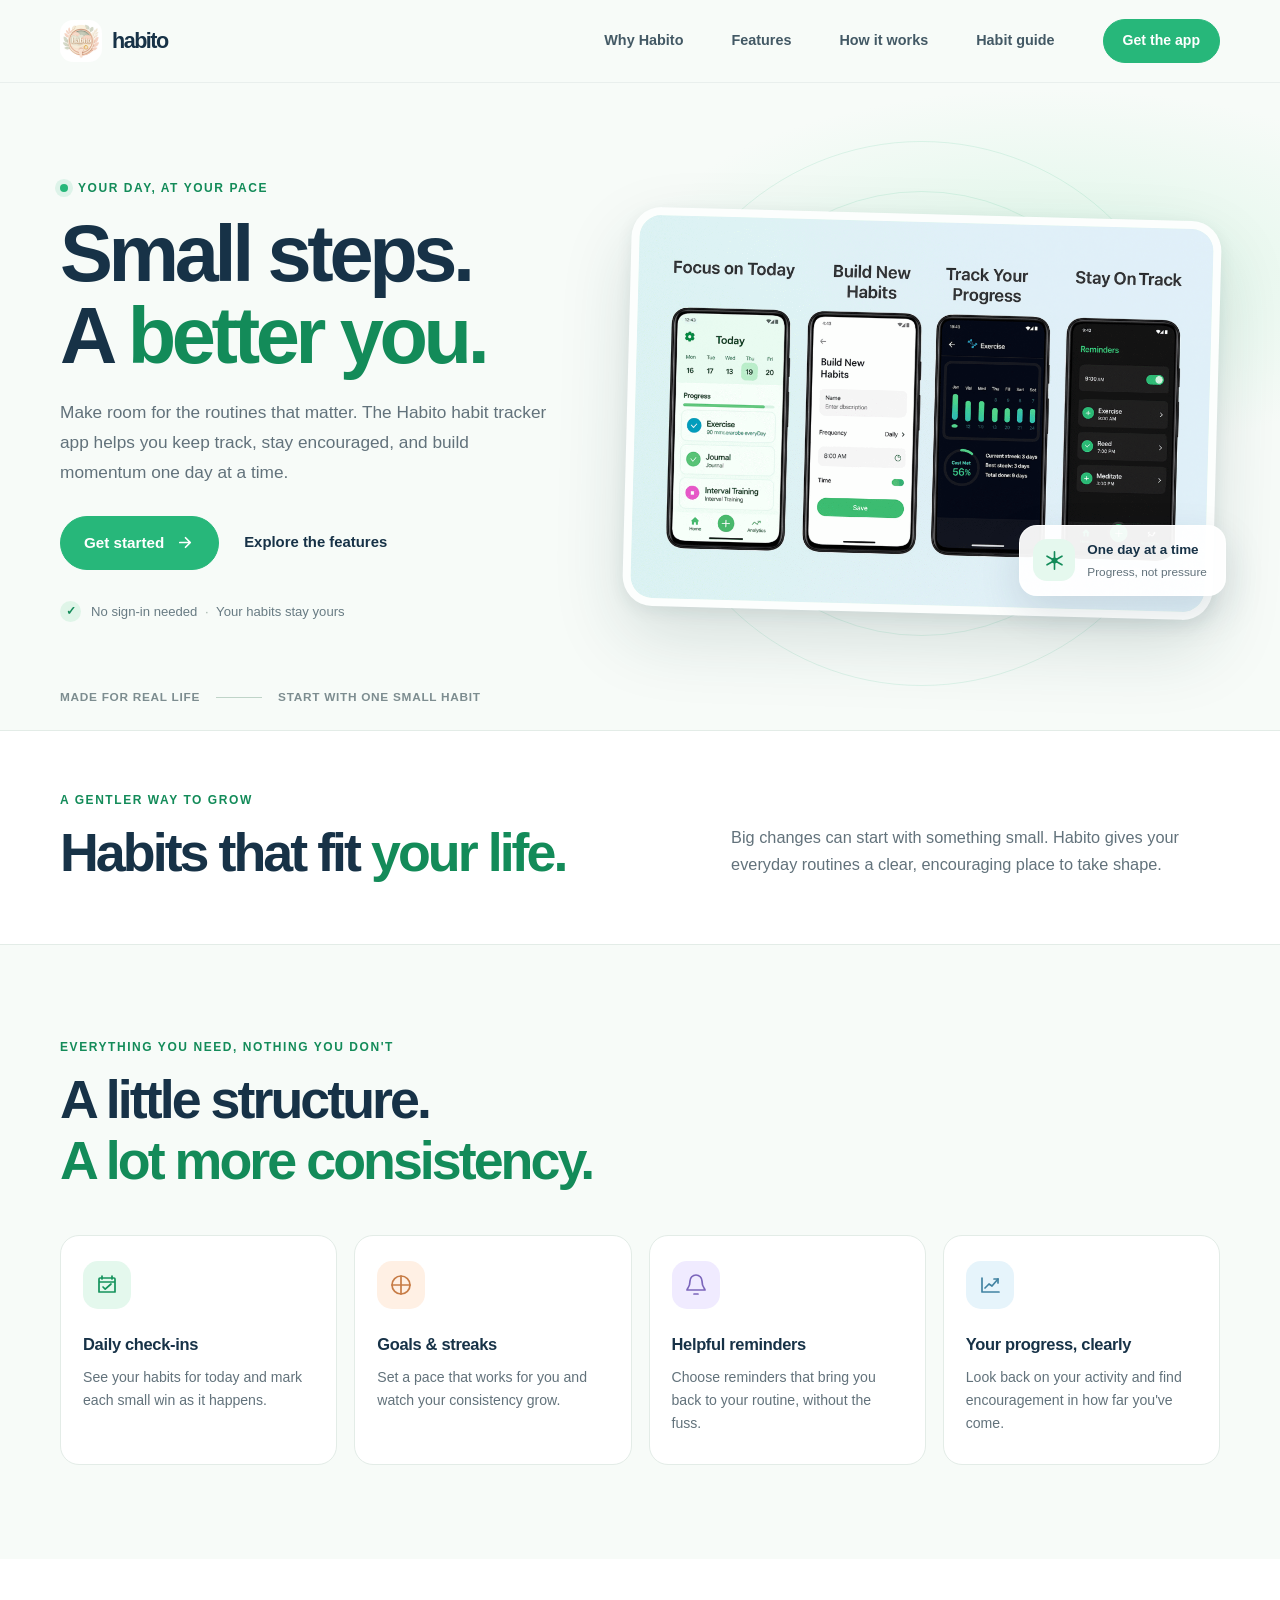
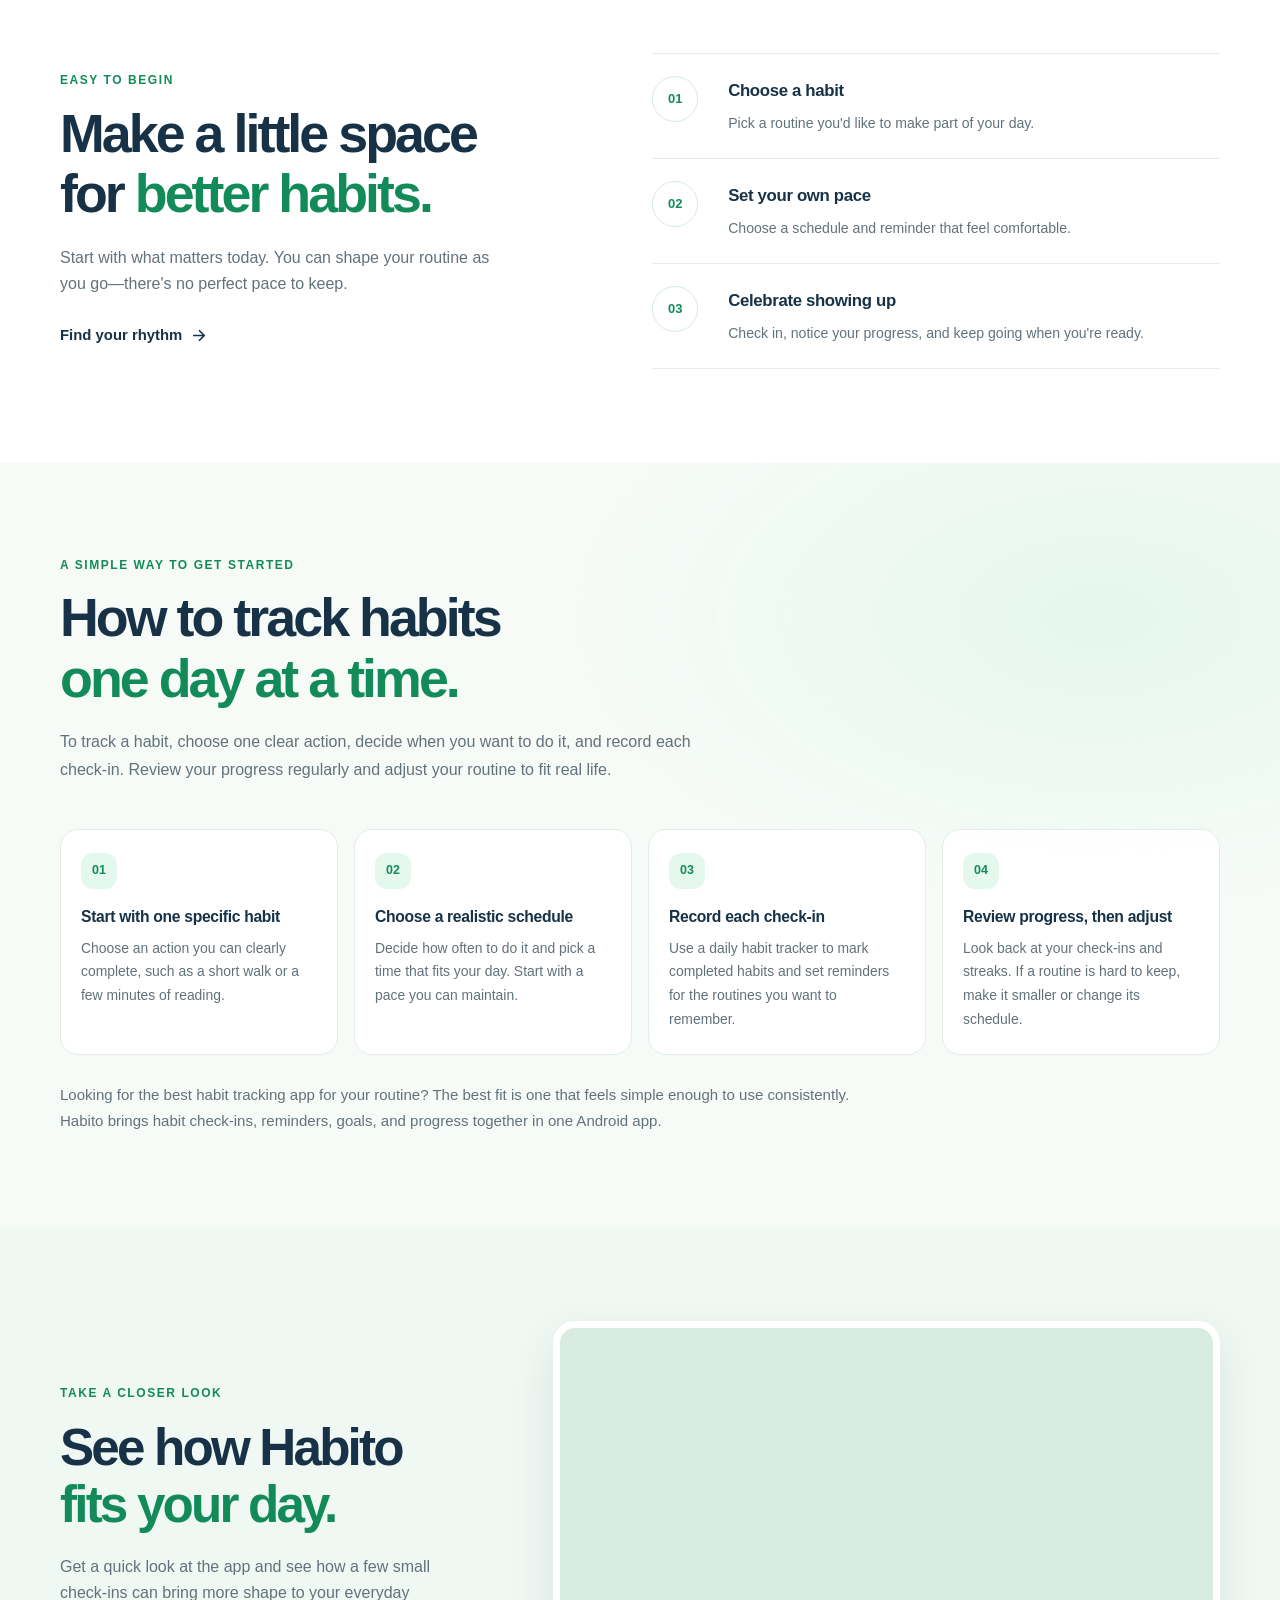
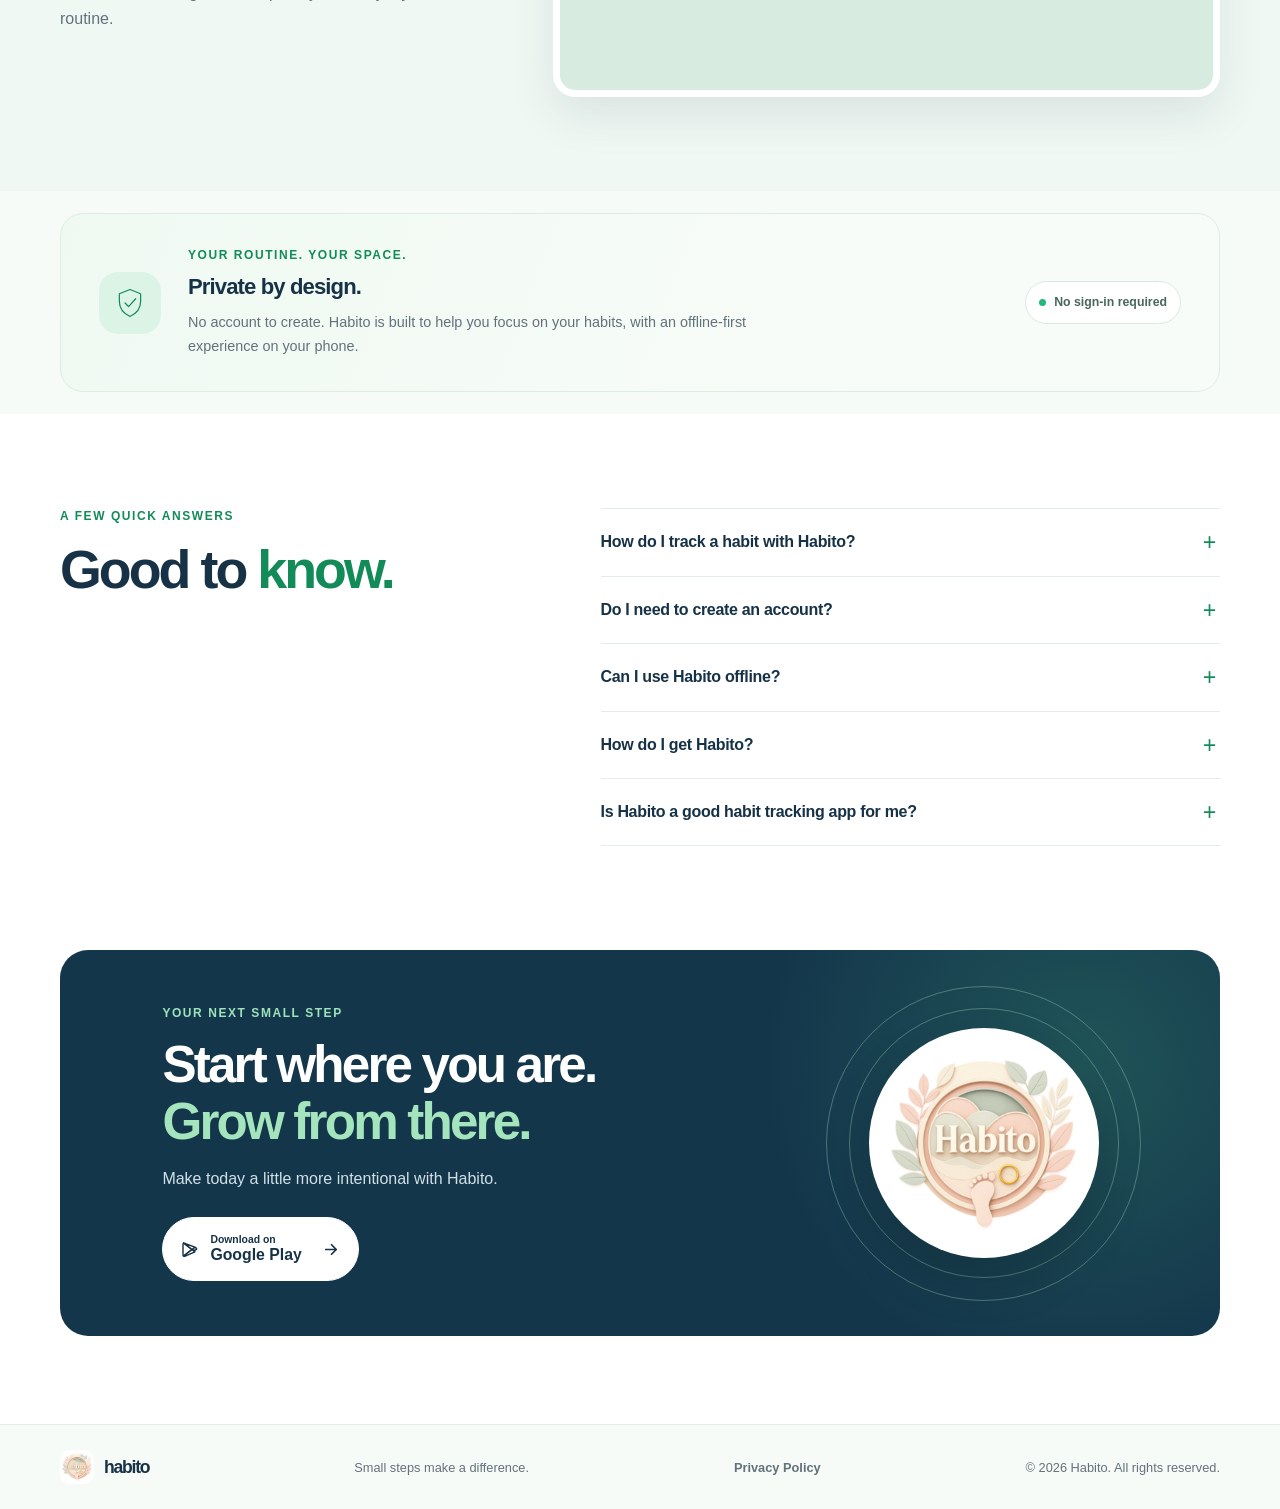
<file: index.html>
<!doctype html>
<html lang="en">
  <head>
    <meta charset="utf-8" />
    <meta name="viewport" content="width=device-width, initial-scale=1" />
    <meta name="theme-color" content="#f6fbf8" />
    <meta
      name="description"
      content="Meet Habito, a simple habit tracker app for daily check-ins, goals, streaks, and reminders. Learn how to track habits and build a routine."
    />
    <meta
      name="keywords"
      content="Habito, Habito habit tracker app, how to track a habit, how to track habits, best habit tracking app, daily habit tracker, habit planner"
    />
    <meta name="robots" content="index, follow, max-image-preview:large" />
    <meta property="og:site_name" content="Habito" />
    <meta property="og:locale" content="en_US" />
    <meta property="og:title" content="Habito Habit Tracker App | Daily Habit Tracking" />
    <meta
      property="og:description"
      content="Learn how to track habits and build a daily routine with Habito, a simple app for habit check-ins, goals, streaks, and reminders."
    />
    <meta property="og:type" content="website" />
    <meta property="og:url" content="https://habittracker.orwich.in/" />
    <meta property="og:image" content="https://habittracker.orwich.in/assets/habito-app-screens.png" />
    <meta property="og:image:type" content="image/png" />
    <meta property="og:image:width" content="1024" />
    <meta property="og:image:height" content="683" />
    <meta property="og:image:alt" content="Habito app screens for daily habits, goal tracking, progress, and reminders" />
    <meta name="twitter:card" content="summary_large_image" />
    <meta name="twitter:title" content="Habito Habit Tracker App | Daily Habit Tracking" />
    <meta
      name="twitter:description"
      content="Learn how to track habits with Habito, a simple habit tracker app for daily check-ins, goals, reminders, and progress."
    />
    <meta name="twitter:image" content="https://habittracker.orwich.in/assets/habito-app-screens.png" />
    <title>Habito Habit Tracker App | Daily Habit Tracking</title>
    <link rel="canonical" href="https://habittracker.orwich.in/" />
    <link rel="icon" href="assets/habito-icon.png" type="image/png" />
    <link rel="preload" href="assets/habito-app-screens.png" as="image" />
    <link rel="stylesheet" href="styles.css" />
    <script src="script.js" defer></script>
    <script type="application/ld+json">
      {
        "@context": "https://schema.org",
        "@graph": [
          {
            "@type": "SoftwareApplication",
            "@id": "#habito-app",
            "name": "Habito",
            "description": "Habito is a simple habit tracker app for daily check-ins, goals, streaks, reminders, and progress.",
            "url": "https://habittracker.orwich.in/",
            "image": "https://habittracker.orwich.in/assets/habito-app-screens.png",
            "applicationCategory": "LifestyleApplication",
            "operatingSystem": "Android",
            "downloadUrl": "https://play.google.com/store/apps/details?id=com.odinovo.habito",
            "featureList": [
              "Daily habit check-ins",
              "Habit goals and streaks",
              "Habit reminders",
              "Progress tracking",
              "Offline-first experience",
              "No sign-in required"
            ],
            "inLanguage": "en"
          },
          {
            "@type": "WebPage",
            "@id": "https://habittracker.orwich.in/#webpage",
            "url": "https://habittracker.orwich.in/",
            "name": "Habito Habit Tracker App | Daily Habit Tracking",
            "description": "Meet Habito, a simple habit tracker app for daily check-ins, goals, streaks, and reminders. Learn how to track habits and build a routine.",
            "inLanguage": "en",
            "mainEntity": {
              "@id": "#habito-app"
            }
          },
          {
            "@type": "FAQPage",
            "mainEntity": [
              {
                "@type": "Question",
                "name": "How do I track a habit with Habito?",
                "acceptedAnswer": {
                  "@type": "Answer",
                  "text": "Choose a habit, set a schedule that suits you, and use Habito's daily check-ins to record it. Reminders and progress tracking can help you stay consistent."
                }
              },
              {
                "@type": "Question",
                "name": "Is Habito a good habit tracking app for me?",
                "acceptedAnswer": {
                  "@type": "Answer",
                  "text": "Habito may suit you if you want an Android app for daily habit check-ins, goals, streaks, reminders, and progress without creating an account."
                }
              },
              {
                "@type": "Question",
                "name": "Do I need to create an account?",
                "acceptedAnswer": {
                  "@type": "Answer",
                  "text": "No. You can start using Habito without signing in."
                }
              },
              {
                "@type": "Question",
                "name": "Can I use Habito offline?",
                "acceptedAnswer": {
                  "@type": "Answer",
                  "text": "Habito is designed with an offline-first experience, so you can keep up with your routines on your phone."
                }
              },
              {
                "@type": "Question",
                "name": "How do I get Habito?",
                "acceptedAnswer": {
                  "@type": "Answer",
                  "text": "Use the Google Play link below to visit the Habito app listing."
                }
              }
            ]
          }
        ]
      }
    </script>
  </head>
  <body>
    <header class="site-header">
      <div class="container header-inner">
        <a class="brand" href="#top" aria-label="Habito home">
          <img
            src="assets/habito-icon.png"
            alt=""
            width="44"
            height="44"
          />
          <span>habito</span>
        </a>

        <button
          class="menu-toggle"
          type="button"
          aria-expanded="false"
          aria-controls="primary-navigation"
          aria-label="Open navigation menu"
        >
          <span></span>
          <span></span>
        </button>

        <nav class="site-nav" id="primary-navigation" aria-label="Main navigation">
          <a href="#benefits">Why Habito</a>
          <a href="#features">Features</a>
          <a href="#how-it-works">How it works</a>
          <a href="#habit-guide">Habit guide</a>
          <a class="button button-small" href="#download">Get the app</a>
        </nav>
      </div>
    </header>

    <main id="top">
      <section class="hero">
        <div class="container hero-grid">
          <div class="hero-copy">
            <p class="eyebrow"><span class="eyebrow-dot"></span> Your day, at your pace</p>
            <h1>Small steps.<br />A <span>better you.</span></h1>
            <p class="hero-description">
              Make room for the routines that matter. The Habito habit tracker
              app helps you keep track, stay encouraged, and build momentum one
              day at a time.
            </p>
            <div class="hero-actions">
              <a class="button" href="#download">
                Get started
                <svg viewBox="0 0 20 20" aria-hidden="true">
                  <path d="M4 10h11m-5-5 5 5-5 5" />
                </svg>
              </a>
              <a class="text-link" href="#features">Explore the features</a>
            </div>
            <div class="hero-note">
              <span class="note-check" aria-hidden="true">✓</span>
              <span>No sign-in needed <span class="note-divider">·</span> Your habits stay yours</span>
            </div>
          </div>

          <div class="hero-visual">
            <div class="visual-orbit orbit-one"></div>
            <div class="visual-orbit orbit-two"></div>
            <div class="app-preview">
              <img
                src="assets/habito-app-screens.png"
                alt="A preview of Habito screens for daily check-ins, creating habits, tracking progress, and reminders"
                width="1024"
                height="683"
                fetchpriority="high"
              />
            </div>
            <div class="floating-note">
              <span class="floating-icon" aria-hidden="true">
                <svg viewBox="0 0 24 24">
                  <path d="M12 3v18M4.2 7.5l15.6 9M4.2 16.5l15.6-9" />
                  <circle cx="12" cy="12" r="2.2" />
                </svg>
              </span>
              <span><strong>One day at a time</strong><small>Progress, not pressure</small></span>
            </div>
            <span class="visual-spark spark-one" aria-hidden="true">✳</span>
            <span class="visual-spark spark-two" aria-hidden="true">✳</span>
          </div>
        </div>
        <div class="hero-bottom container">
          <span>Made for real life</span>
          <span class="bottom-line"></span>
          <span>Start with one small habit</span>
        </div>
      </section>

      <section class="benefits section-space" id="benefits">
        <div class="container benefits-grid">
          <div class="section-intro">
            <p class="eyebrow">A gentler way to grow</p>
            <h2>Habits that fit <span>your life.</span></h2>
          </div>
          <p class="section-summary">
            Big changes can start with something small. Habito gives your
            everyday routines a clear, encouraging place to take shape.
          </p>
        </div>
      </section>

      <section class="features section-space" id="features">
        <div class="container">
          <div class="section-heading">
            <p class="eyebrow">Everything you need, nothing you don't</p>
            <h2>A little structure.<br /><span>A lot more consistency.</span></h2>
          </div>

          <div class="feature-grid">
            <article class="feature-card">
              <span class="feature-icon icon-mint" aria-hidden="true">
                <svg viewBox="0 0 24 24">
                  <path d="M7 3v3m10-3v3M4 9h16M5 5h14a1 1 0 0 1 1 1v13H4V6a1 1 0 0 1 1-1Z" />
                  <path d="m8 14 2.2 2.2L16 11" />
                </svg>
              </span>
              <h3>Daily check-ins</h3>
              <p>See your habits for today and mark each small win as it happens.</p>
            </article>

            <article class="feature-card">
              <span class="feature-icon icon-peach" aria-hidden="true">
                <svg viewBox="0 0 24 24">
                  <path d="M12 3v18M3 12h18" />
                  <circle cx="12" cy="12" r="9" />
                </svg>
              </span>
              <h3>Goals &amp; streaks</h3>
              <p>Set a pace that works for you and watch your consistency grow.</p>
            </article>

            <article class="feature-card">
              <span class="feature-icon icon-lilac" aria-hidden="true">
                <svg viewBox="0 0 24 24">
                  <path d="M18 8a6 6 0 0 0-12 0c0 7-3 7-3 9h18c0-2-3-2-3-9" />
                  <path d="M10 21h4" />
                </svg>
              </span>
              <h3>Helpful reminders</h3>
              <p>Choose reminders that bring you back to your routine, without the fuss.</p>
            </article>

            <article class="feature-card">
              <span class="feature-icon icon-blue" aria-hidden="true">
                <svg viewBox="0 0 24 24">
                  <path d="M4 19V5m0 14h17" />
                  <path d="m7 15 4-4 3 2 6-7" />
                  <path d="M16 6h4v4" />
                </svg>
              </span>
              <h3>Your progress, clearly</h3>
              <p>Look back on your activity and find encouragement in how far you've come.</p>
            </article>
          </div>
        </div>
      </section>

      <section class="how-it-works section-space" id="how-it-works">
        <div class="container how-grid">
          <div class="how-copy">
            <p class="eyebrow">Easy to begin</p>
            <h2>Make a little space<br />for <span>better habits.</span></h2>
            <p>
              Start with what matters today. You can shape your routine as you
              go—there's no perfect pace to keep.
            </p>
            <a class="text-link" href="#download">
              Find your rhythm
              <svg viewBox="0 0 20 20" aria-hidden="true">
                <path d="M4 10h11m-5-5 5 5-5 5" />
              </svg>
            </a>
          </div>

          <ol class="steps">
            <li>
              <span class="step-number">01</span>
              <div>
                <h3>Choose a habit</h3>
                <p>Pick a routine you'd like to make part of your day.</p>
              </div>
            </li>
            <li>
              <span class="step-number">02</span>
              <div>
                <h3>Set your own pace</h3>
                <p>Choose a schedule and reminder that feel comfortable.</p>
              </div>
            </li>
            <li>
              <span class="step-number">03</span>
              <div>
                <h3>Celebrate showing up</h3>
                <p>Check in, notice your progress, and keep going when you're ready.</p>
              </div>
            </li>
          </ol>
        </div>
      </section>

      <section class="habit-guide section-space" id="habit-guide">
        <div class="container">
          <div class="section-heading">
            <p class="eyebrow">A simple way to get started</p>
            <h2>How to track habits<br /><span>one day at a time.</span></h2>
            <p class="guide-intro">
              To track a habit, choose one clear action, decide when you want
              to do it, and record each check-in. Review your progress regularly
              and adjust your routine to fit real life.
            </p>
          </div>

          <div class="guide-grid">
            <article class="guide-card">
              <span class="guide-number">01</span>
              <h3>Start with one specific habit</h3>
              <p>Choose an action you can clearly complete, such as a short walk or a few minutes of reading.</p>
            </article>
            <article class="guide-card">
              <span class="guide-number">02</span>
              <h3>Choose a realistic schedule</h3>
              <p>Decide how often to do it and pick a time that fits your day. Start with a pace you can maintain.</p>
            </article>
            <article class="guide-card">
              <span class="guide-number">03</span>
              <h3>Record each check-in</h3>
              <p>Use a daily habit tracker to mark completed habits and set reminders for the routines you want to remember.</p>
            </article>
            <article class="guide-card">
              <span class="guide-number">04</span>
              <h3>Review progress, then adjust</h3>
              <p>Look back at your check-ins and streaks. If a routine is hard to keep, make it smaller or change its schedule.</p>
            </article>
          </div>

          <p class="guide-summary">
            Looking for the best habit tracking app for your routine? The best
            fit is one that feels simple enough to use consistently. Habito
            brings habit check-ins, reminders, goals, and progress together in
            one Android app.
          </p>
        </div>
      </section>

      <section class="video-tour section-space" id="watch">
        <div class="container video-grid">
          <div class="video-copy">
            <p class="eyebrow">Take a closer look</p>
            <h2>See how Habito<br /><span>fits your day.</span></h2>
            <p>
              Get a quick look at the app and see how a few small check-ins can
              bring more shape to your everyday routine.
            </p>
          </div>
          <div class="video-frame">
            <iframe
              src="https://www.youtube-nocookie.com/embed/MSNBlSdFaaI?rel=0"
              title="Habito app overview"
              loading="lazy"
              referrerpolicy="strict-origin-when-cross-origin"
              allow="accelerometer; autoplay; clipboard-write; encrypted-media; gyroscope; picture-in-picture"
              allowfullscreen
            ></iframe>
          </div>
        </div>
      </section>

      <section class="privacy section-space">
        <div class="container privacy-panel">
          <div class="privacy-mark" aria-hidden="true">
            <svg viewBox="0 0 48 48">
              <path d="M24 5 39 11v11c0 10-6 17-15 21C15 39 9 32 9 22V11l15-6Z" />
              <path d="m17 24 5 5 10-11" />
            </svg>
          </div>
          <div>
            <p class="eyebrow">Your routine. Your space.</p>
            <h2>Private by design.</h2>
            <p>
              No account to create. Habito is built to help you focus on your
              habits, with an offline-first experience on your phone.
            </p>
          </div>
          <span class="privacy-badge"><span></span> No sign-in required</span>
        </div>
      </section>

      <section class="faq section-space" id="faq">
        <div class="container faq-grid">
          <div class="section-heading">
            <p class="eyebrow">A few quick answers</p>
            <h2>Good to <span>know.</span></h2>
          </div>
          <div class="faq-list">
            <details>
              <summary>How do I track a habit with Habito?</summary>
              <p>Choose a habit, set a schedule that suits you, and use daily check-ins to record it. Reminders and progress tracking can help you stay consistent.</p>
            </details>
            <details>
              <summary>Do I need to create an account?</summary>
              <p>No. You can start using Habito without signing in.</p>
            </details>
            <details>
              <summary>Can I use Habito offline?</summary>
              <p>Habito is designed with an offline-first experience, so you can keep up with your routines on your phone.</p>
            </details>
            <details>
              <summary>How do I get Habito?</summary>
              <p>Use the Google Play link below to visit the Habito app listing.</p>
            </details>
            <details>
              <summary>Is Habito a good habit tracking app for me?</summary>
              <p>Habito may suit you if you want an Android app for daily habit check-ins, goals, streaks, reminders, and progress without creating an account.</p>
            </details>
          </div>
        </div>
      </section>

      <section class="download section-space" id="download">
        <div class="container download-panel">
          <div class="download-copy">
            <p class="eyebrow">Your next small step</p>
            <h2>Start where you are.<br /><span>Grow from there.</span></h2>
            <p>Make today a little more intentional with Habito.</p>
            <a
              class="button button-light"
              href="https://play.google.com/store/apps/details?id=com.odinovo.habito"
              target="_blank"
              rel="noopener noreferrer"
            >
              <svg class="play-icon" viewBox="0 0 24 24" aria-hidden="true">
                <path d="M4.5 3.8 15 12 4.5 20.2a1.6 1.6 0 0 1-.7-1.3V5.1c0-.5.3-1 .7-1.3Z" />
                <path d="m15 12 3.8-3 1.4.8c1 .6 1 1.8 0 2.4l-1.4.8L15 12Zm-10.5 8.2L15 12l3.8 3-13 5.7a1.5 1.5 0 0 1-1.3-.5Zm0-16.4L18.8 9 15 12 4.5 3.8Z" />
              </svg>
              <span><small>Download on</small><strong>Google Play</strong></span>
              <svg class="button-arrow" viewBox="0 0 20 20" aria-hidden="true">
                <path d="M4 10h11m-5-5 5 5-5 5" />
              </svg>
            </a>
          </div>
          <div class="download-decoration" aria-hidden="true">
            <span class="decoration-circle circle-one"></span>
            <span class="decoration-circle circle-two"></span>
            <img src="assets/habito-icon.png" alt="" width="256" height="256" />
          </div>
        </div>
      </section>
    </main>

    <footer class="site-footer">
      <div class="container footer-inner">
        <a class="brand footer-brand" href="#top" aria-label="Habito home">
          <img src="assets/habito-icon.png" alt="" width="36" height="36" />
          <span>habito</span>
        </a>
        <p>Small steps make a difference.</p>
        <a
          class="privacy-link"
          href="https://habitotracker.com/habito-daily-habit-tracker-privacy-policy"
          target="_blank"
          rel="noopener noreferrer"
        >Privacy Policy</a>
        <p class="copyright">&copy; <span id="current-year">2026</span> Habito. All rights reserved.</p>
      </div>
    </footer>
  </body>
</html>
</file>
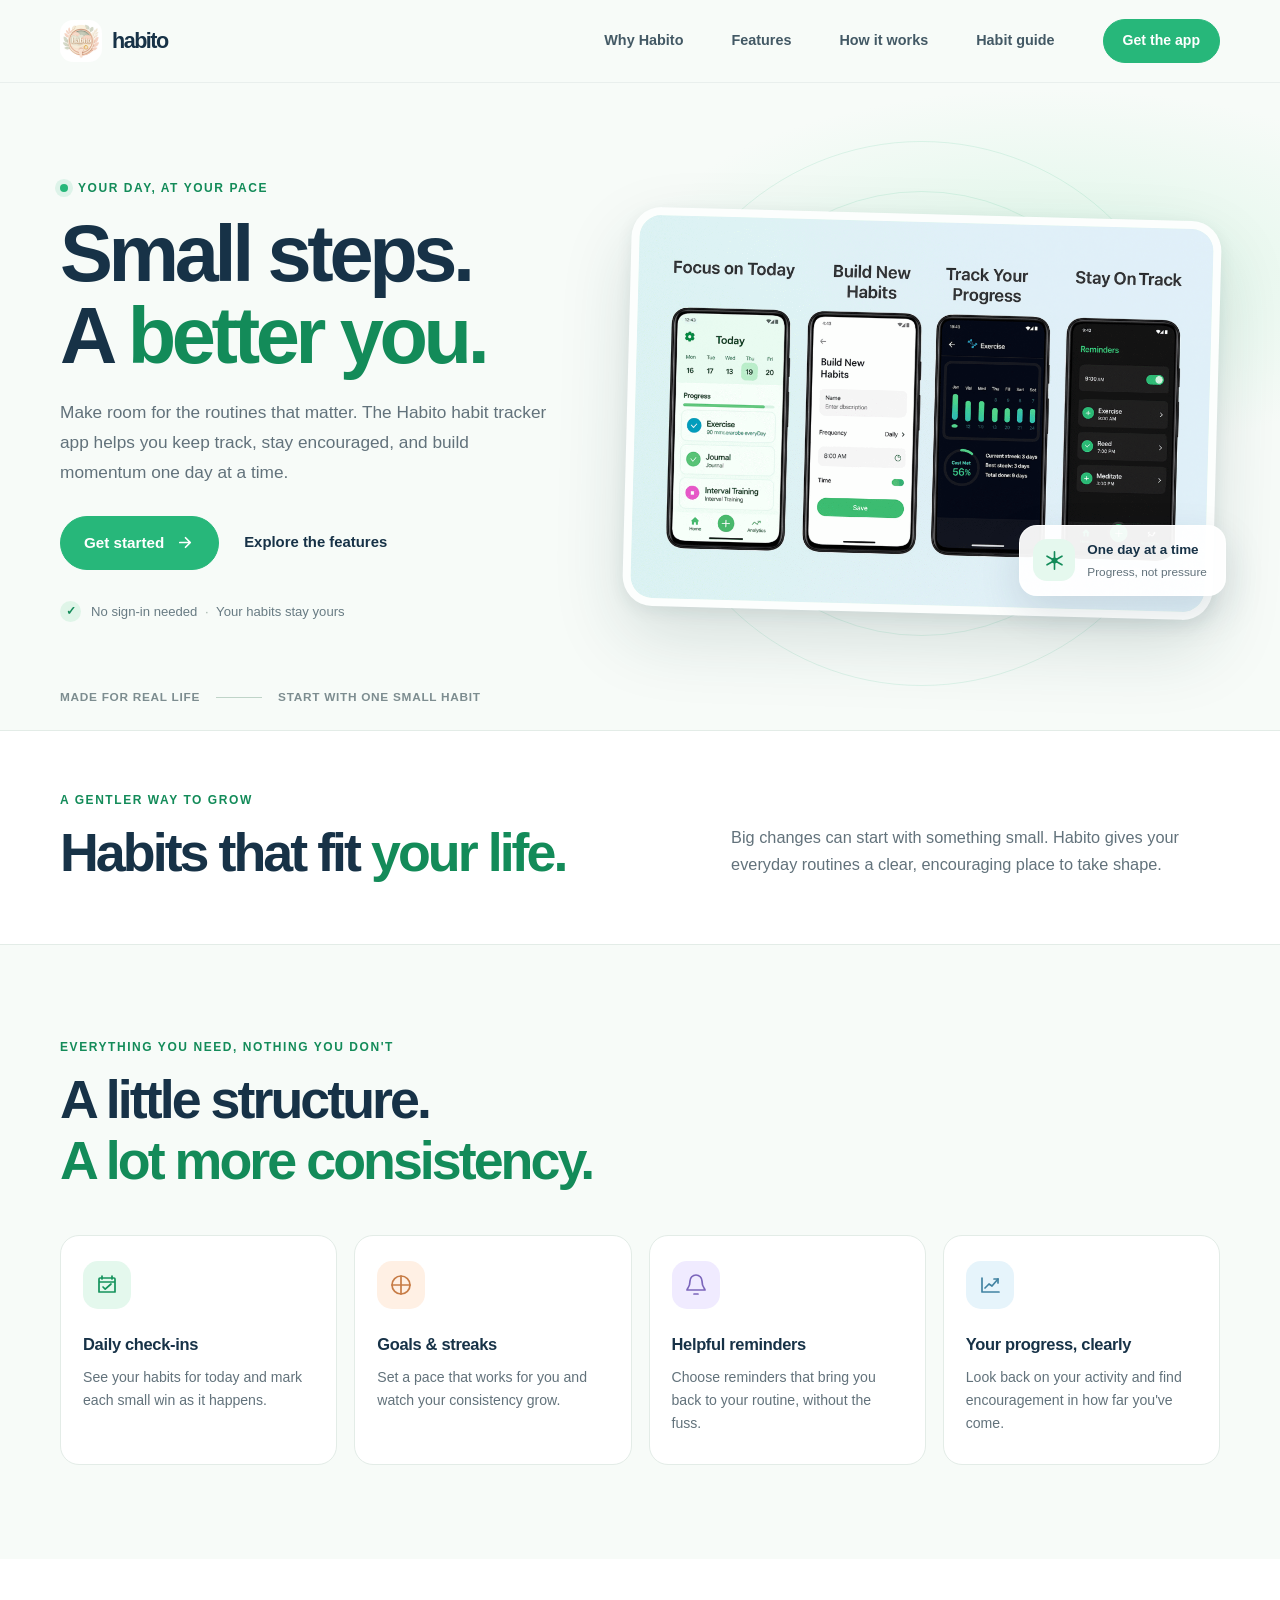
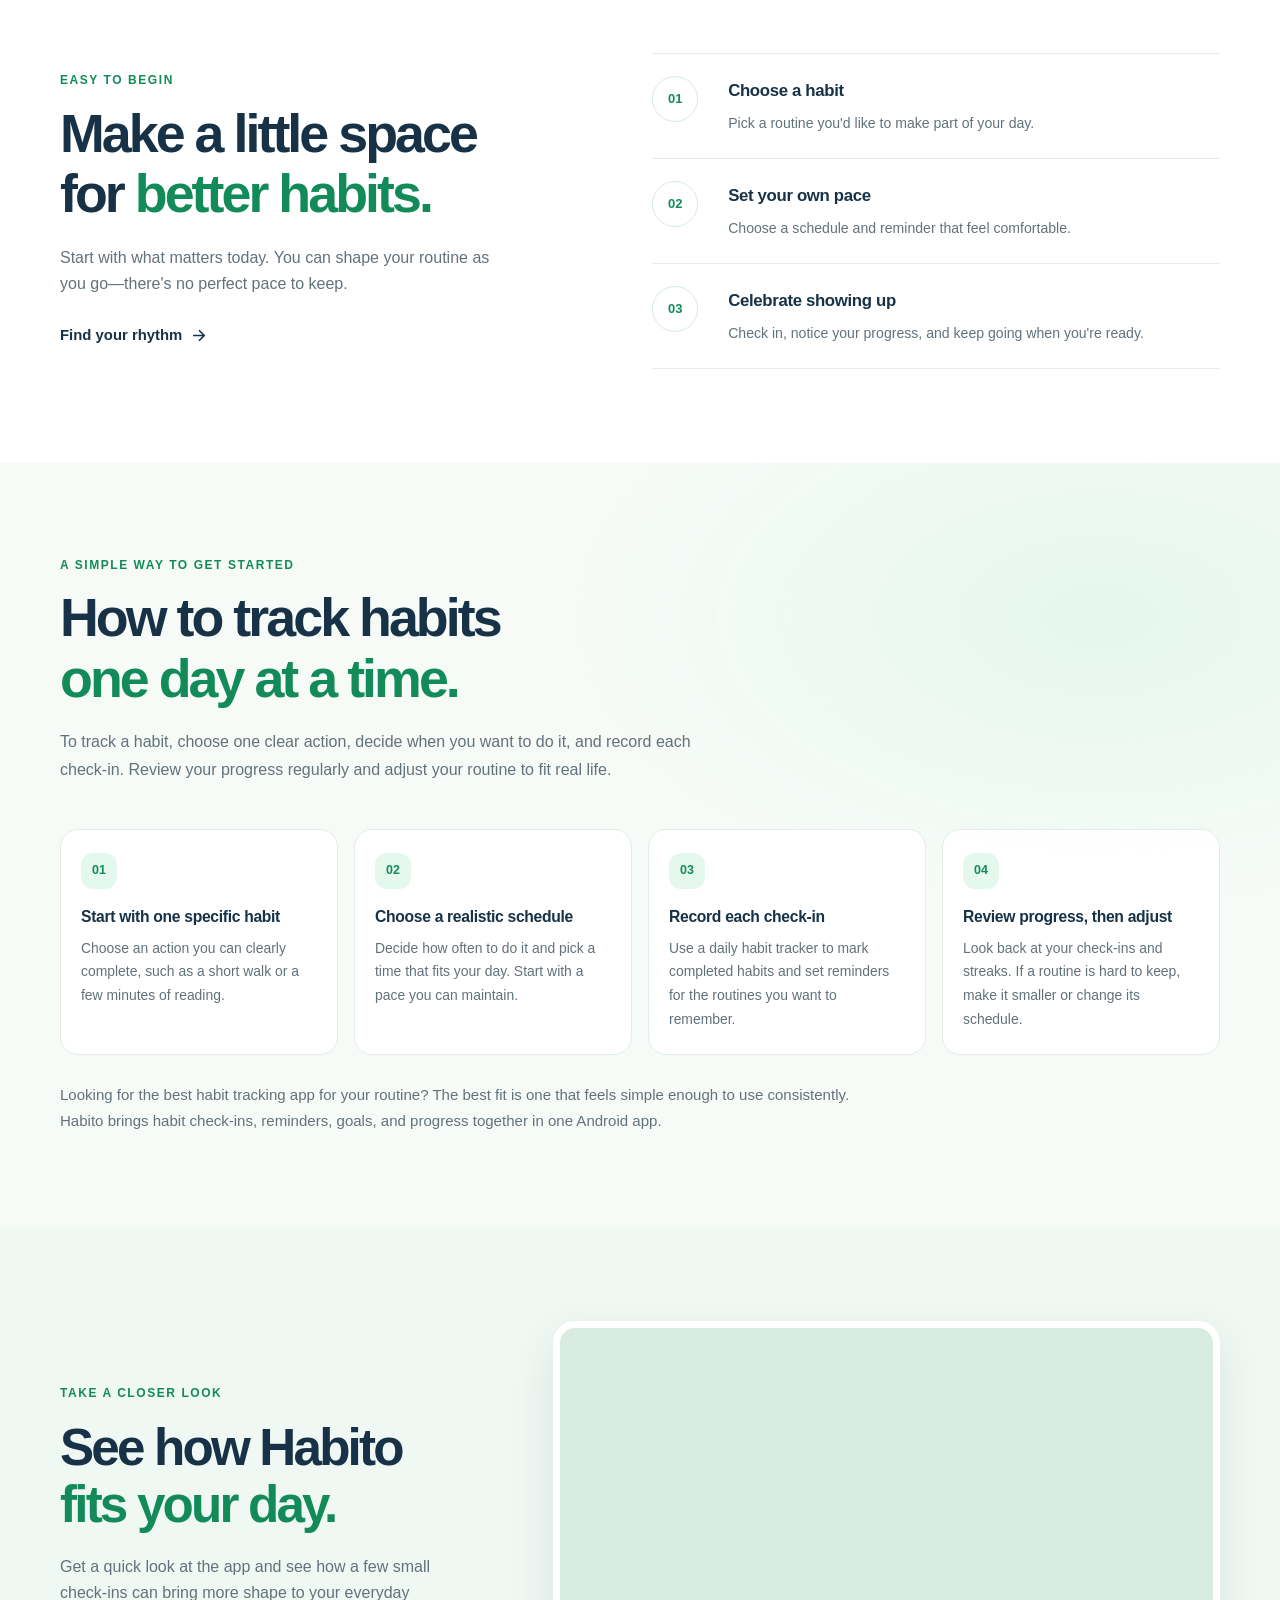
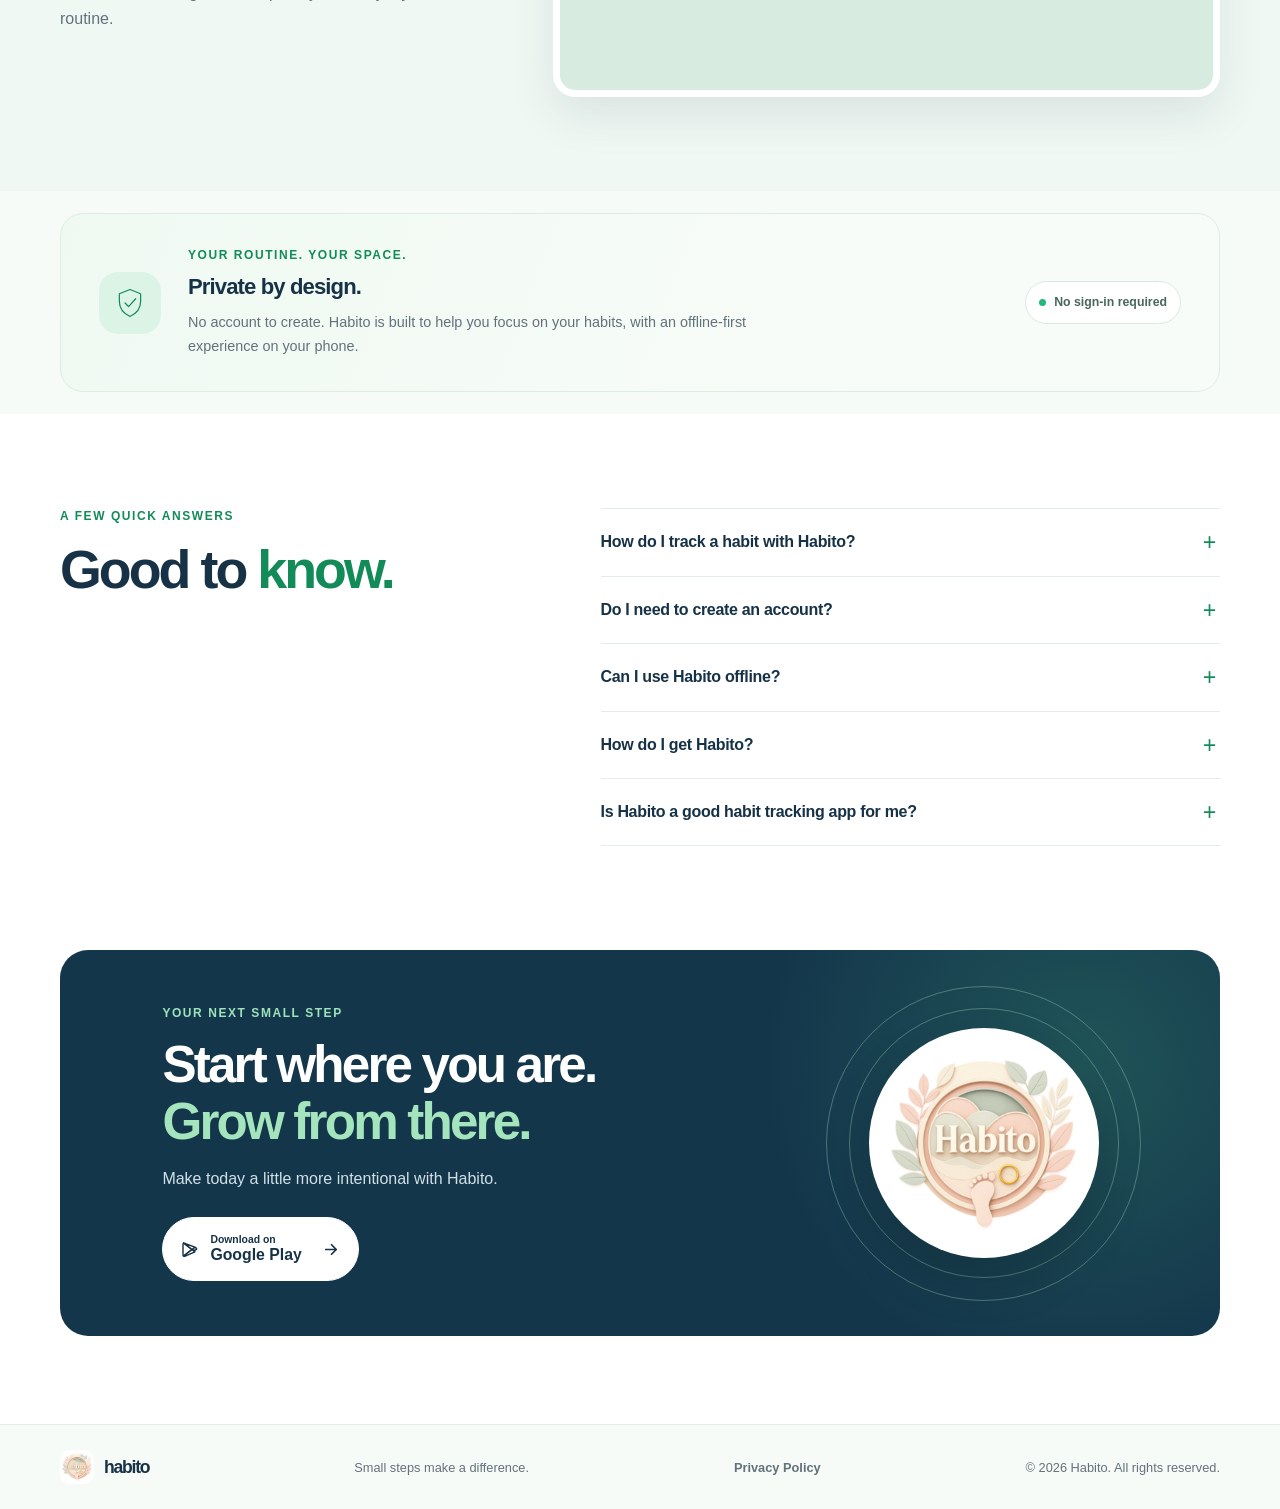
<file: habito.html>
<!doctype html>
<html lang="en">
  <head>
    <meta charset="utf-8" />
    <meta name="viewport" content="width=device-width, initial-scale=1" />
    <meta name="robots" content="noindex, follow" />
    <meta http-equiv="refresh" content="0; url=./index.html" />
    <link rel="canonical" href="https://habittracker.orwich.in/" />
    <title>Habito Habit Tracker</title>
    <script>
      window.location.replace("./index.html");
    </script>
  </head>
  <body>
    <p>Habito has moved to its <a href="./index.html">new homepage</a>.</p>
  </body>
</html>
</file>
<file: styles.css>
:root {
  color-scheme: light;
  --ink: #173247;
  --muted: #62727b;
  --green: #27b77a;
  --green-dark: #138b59;
  --mint: #e7f8ef;
  --paper: #f7fbf8;
  --line: #e3ece7;
  --white: #fff;
  --display-font: "Avenir Next", Avenir, "Segoe UI", sans-serif;
  --body-font: "Segoe UI", Arial, sans-serif;
}

* {
  box-sizing: border-box;
}

html {
  scroll-behavior: smooth;
  scroll-padding-top: 92px;
}

body {
  margin: 0;
  background: var(--paper);
  color: var(--ink);
  font-family: var(--body-font);
  font-size: 16px;
  line-height: 1.65;
  -webkit-font-smoothing: antialiased;
}

img,
svg {
  display: block;
}

img {
  max-width: 100%;
}

a {
  color: inherit;
}

button,
a {
  -webkit-tap-highlight-color: transparent;
}

button:focus-visible,
a:focus-visible,
summary:focus-visible {
  outline: 3px solid #1976d2;
  outline-offset: 4px;
}

.container {
  width: min(1160px, calc(100% - 48px));
  margin-inline: auto;
}

.site-header {
  position: sticky;
  z-index: 20;
  top: 0;
  border-bottom: 1px solid rgb(23 50 71 / 6%);
  background: rgb(247 251 248 / 94%);
  backdrop-filter: blur(14px);
}

.header-inner {
  display: flex;
  min-height: 82px;
  align-items: center;
  justify-content: space-between;
  gap: 32px;
}

.brand {
  display: inline-flex;
  align-items: center;
  gap: 10px;
  color: var(--ink);
  font-family: var(--display-font);
  font-size: 1.35rem;
  font-weight: 750;
  letter-spacing: -0.07em;
  text-decoration: none;
}

.brand img {
  width: 42px;
  height: 42px;
  border-radius: 13px;
  object-fit: cover;
}

.site-nav {
  display: flex;
  align-items: center;
  gap: clamp(24px, 4vw, 48px);
}

.site-nav > a:not(.button) {
  color: #435965;
  font-size: 0.9rem;
  font-weight: 600;
  text-decoration: none;
  transition: color 160ms ease;
}

.site-nav > a:not(.button):hover,
.text-link:hover {
  color: var(--green-dark);
}

.button {
  display: inline-flex;
  min-height: 54px;
  align-items: center;
  justify-content: center;
  gap: 12px;
  padding: 0 23px;
  border: 1px solid var(--green);
  border-radius: 999px;
  background: var(--green);
  color: var(--white);
  font-size: 0.95rem;
  font-weight: 700;
  text-decoration: none;
  transition:
    background 160ms ease,
    border-color 160ms ease,
    box-shadow 160ms ease,
    transform 160ms ease;
}

.button:hover {
  transform: translateY(-2px);
  border-color: var(--green-dark);
  background: var(--green-dark);
  box-shadow: 0 9px 22px rgb(19 139 89 / 18%);
}

.button svg,
.text-link svg {
  width: 19px;
  height: 19px;
  fill: none;
  stroke: currentColor;
  stroke-linecap: round;
  stroke-linejoin: round;
  stroke-width: 1.8;
}

.button-small {
  min-height: 44px;
  padding-inline: 19px;
  font-size: 0.88rem;
}

.menu-toggle {
  display: none;
  width: 46px;
  height: 46px;
  align-items: center;
  justify-content: center;
  flex-direction: column;
  gap: 6px;
  border: 1px solid var(--line);
  border-radius: 14px;
  background: var(--white);
  cursor: pointer;
}

.menu-toggle span {
  width: 18px;
  height: 2px;
  border-radius: 2px;
  background: var(--ink);
  transition:
    transform 160ms ease,
    opacity 160ms ease;
}

.menu-toggle[aria-expanded="true"] span:first-child {
  transform: translateY(4px) rotate(45deg);
}

.menu-toggle[aria-expanded="true"] span:last-child {
  transform: translateY(-4px) rotate(-45deg);
}

.hero {
  overflow: hidden;
  padding: 80px 0 22px;
  background:
    radial-gradient(ellipse at 82% 29%, rgb(206 243 222 / 62%), transparent 28%),
    var(--paper);
}

.hero-grid {
  display: grid;
  min-height: 500px;
  align-items: center;
  grid-template-columns: minmax(0, 0.94fr) minmax(480px, 1.06fr);
  gap: 34px;
}

.hero-copy {
  position: relative;
  z-index: 2;
  padding: 10px 0 34px;
}

.eyebrow {
  display: flex;
  align-items: center;
  gap: 10px;
  margin: 0 0 17px;
  color: var(--green-dark);
  font-size: 0.75rem;
  font-weight: 800;
  letter-spacing: 0.13em;
  line-height: 1.4;
  text-transform: uppercase;
}

.eyebrow-dot {
  width: 8px;
  height: 8px;
  border-radius: 50%;
  background: var(--green);
  box-shadow: 0 0 0 5px rgb(39 183 122 / 12%);
}

h1,
h2,
h3,
p {
  margin-top: 0;
}

h1,
h2 {
  font-family: var(--display-font);
  letter-spacing: -0.055em;
}

.hero h1 {
  margin-bottom: 20px;
  font-size: clamp(3.2rem, 6.2vw, 5.3rem);
  font-weight: 740;
  line-height: 1.03;
}

.hero h1 span,
.section-intro h2 span,
.section-heading h2 span,
.how-copy h2 span {
  color: var(--green-dark);
}

.hero-description {
  max-width: 500px;
  margin-bottom: 28px;
  color: var(--muted);
  font-size: 1.08rem;
  line-height: 1.75;
}

.hero-actions {
  display: flex;
  align-items: center;
  flex-wrap: wrap;
  gap: 25px;
}

.text-link {
  display: inline-flex;
  align-items: center;
  gap: 8px;
  color: var(--ink);
  font-size: 0.93rem;
  font-weight: 700;
  text-decoration: none;
  transition: color 160ms ease;
}

.hero-note {
  display: flex;
  align-items: center;
  gap: 10px;
  margin-top: 31px;
  color: #687b83;
  font-size: 0.82rem;
}

.note-check {
  display: grid;
  width: 21px;
  height: 21px;
  place-items: center;
  border-radius: 50%;
  background: #dff5e8;
  color: var(--green-dark);
  font-size: 0.77rem;
  font-weight: 800;
}

.note-divider {
  padding-inline: 4px;
  color: #a4b4ac;
}

.hero-visual {
  position: relative;
  display: grid;
  min-height: 470px;
  place-items: center;
}

.app-preview {
  position: relative;
  z-index: 1;
  width: min(100%, 590px);
  overflow: hidden;
  border: 8px solid rgb(255 255 255 / 90%);
  border-radius: 30px;
  background: #e0f6ee;
  box-shadow:
    0 30px 70px rgb(25 66 64 / 15%),
    0 5px 16px rgb(25 66 64 / 8%);
  transform: rotate(1.5deg);
}

.app-preview img {
  width: 100%;
  height: auto;
  border-radius: 22px;
}

.visual-orbit {
  position: absolute;
  border: 1px solid rgb(39 183 122 / 12%);
  border-radius: 50%;
}

.orbit-one {
  width: 445px;
  height: 445px;
}

.orbit-two {
  width: 545px;
  height: 545px;
}

.floating-note {
  position: absolute;
  z-index: 2;
  right: -1%;
  bottom: 11%;
  display: flex;
  align-items: center;
  gap: 12px;
  padding: 13px 18px 13px 13px;
  border: 1px solid rgb(255 255 255 / 85%);
  border-radius: 18px;
  background: rgb(255 255 255 / 94%);
  box-shadow: 0 15px 40px rgb(23 50 71 / 13%);
}

.floating-icon {
  display: grid;
  width: 42px;
  height: 42px;
  place-items: center;
  border-radius: 14px;
  background: #e5f8ee;
  color: var(--green-dark);
}

.floating-icon svg {
  width: 23px;
  height: 23px;
  fill: none;
  stroke: currentColor;
  stroke-linecap: round;
  stroke-linejoin: round;
  stroke-width: 1.7;
}

.floating-note strong,
.floating-note small {
  display: block;
}

.floating-note strong {
  font-size: 0.84rem;
}

.floating-note small {
  margin-top: 2px;
  color: var(--muted);
  font-size: 0.74rem;
}

.visual-spark {
  position: absolute;
  color: #f0b968;
  font-size: 1.25rem;
}

.spark-one {
  top: 10%;
  right: 12%;
}

.spark-two {
  bottom: 16%;
  left: 3%;
  color: var(--green);
  font-size: 0.95rem;
}

.hero-bottom {
  display: flex;
  align-items: center;
  gap: 16px;
  padding-top: 25px;
  color: #7d8d90;
  font-size: 0.74rem;
  font-weight: 700;
  letter-spacing: 0.06em;
  text-transform: uppercase;
}

.bottom-line {
  width: 46px;
  height: 1px;
  background: #bfd4c8;
}

.section-space {
  padding-block: 94px;
}

.benefits {
  padding-block: 61px;
  border-block: 1px solid var(--line);
  background: #fff;
}

.benefits-grid {
  display: grid;
  align-items: end;
  grid-template-columns: 1fr 0.8fr;
  gap: 60px;
}

.section-intro h2,
.section-heading h2,
.how-copy h2,
.download h2 {
  margin-bottom: 0;
  font-size: clamp(2.4rem, 4.2vw, 3.55rem);
  font-weight: 730;
  line-height: 1.12;
}

.section-intro .eyebrow,
.section-heading .eyebrow,
.how-copy .eyebrow,
.download .eyebrow {
  margin-bottom: 14px;
}

.section-summary {
  max-width: 485px;
  margin-bottom: 5px;
  color: var(--muted);
  font-size: 1.02rem;
}

.features {
  background: var(--paper);
}

.section-heading {
  max-width: 650px;
  margin-bottom: 45px;
}

.feature-grid {
  display: grid;
  grid-template-columns: repeat(4, minmax(0, 1fr));
  gap: 17px;
}

.feature-card {
  min-height: 230px;
  padding: 25px 22px;
  border: 1px solid var(--line);
  border-radius: 19px;
  background: var(--white);
  transition:
    border-color 180ms ease,
    box-shadow 180ms ease,
    transform 180ms ease;
}

.feature-card:hover {
  transform: translateY(-4px);
  border-color: #c4ead4;
  box-shadow: 0 13px 30px rgb(23 50 71 / 6%);
}

.feature-icon {
  display: grid;
  width: 48px;
  height: 48px;
  margin-bottom: 22px;
  place-items: center;
  border-radius: 15px;
}

.feature-icon svg {
  width: 24px;
  height: 24px;
  fill: none;
  stroke: currentColor;
  stroke-linecap: round;
  stroke-linejoin: round;
  stroke-width: 1.7;
}

.icon-mint {
  background: #e4f8ed;
  color: #15935c;
}

.icon-peach {
  background: #fff0e4;
  color: #c77c46;
}

.icon-lilac {
  background: #f0ebff;
  color: #7b65bb;
}

.icon-blue {
  background: #e6f4fb;
  color: #4283a2;
}

.feature-card h3,
.steps h3 {
  margin-bottom: 8px;
  font-family: var(--display-font);
  font-size: 1.03rem;
  font-weight: 730;
  letter-spacing: -0.02em;
}

.feature-card p,
.steps p {
  margin-bottom: 0;
  color: var(--muted);
  font-size: 0.88rem;
  line-height: 1.65;
}

.how-it-works {
  background: #fff;
}

.how-grid {
  display: grid;
  align-items: center;
  grid-template-columns: 0.9fr 1.1fr;
  gap: 11%;
}

.how-copy h2 {
  margin-bottom: 21px;
}

.how-copy > p:not(.eyebrow) {
  max-width: 440px;
  margin-bottom: 25px;
  color: var(--muted);
}

.steps {
  display: grid;
  gap: 0;
  margin: 0;
  padding: 0;
  list-style: none;
}

.steps li {
  display: grid;
  grid-template-columns: 58px 1fr;
  gap: 18px;
  padding: 22px 0;
  border-bottom: 1px solid var(--line);
}

.steps li:first-child {
  border-top: 1px solid var(--line);
}

.step-number {
  display: grid;
  width: 46px;
  height: 46px;
  place-items: center;
  border: 1px solid #d5ecdf;
  border-radius: 50%;
  color: var(--green-dark);
  font-family: var(--display-font);
  font-size: 0.81rem;
  font-weight: 750;
}

.steps h3 {
  margin-top: 1px;
  font-size: 1.05rem;
}

.habit-guide {
  background:
    radial-gradient(ellipse at 86% 20%, rgb(206 243 222 / 45%), transparent 34%),
    var(--paper);
}

.habit-guide .section-heading {
  max-width: 700px;
}

.guide-intro {
  max-width: 650px;
  margin: 20px 0 0;
  color: var(--muted);
  font-size: 1rem;
  letter-spacing: 0;
  line-height: 1.75;
}

.guide-grid {
  display: grid;
  grid-template-columns: repeat(4, minmax(0, 1fr));
  gap: 16px;
}

.guide-card {
  min-height: 215px;
  padding: 23px 20px;
  border: 1px solid var(--line);
  border-radius: 18px;
  background: rgb(255 255 255 / 92%);
}

.guide-number {
  display: inline-flex;
  min-width: 36px;
  height: 36px;
  align-items: center;
  justify-content: center;
  margin-bottom: 17px;
  border-radius: 12px;
  background: #e4f8ed;
  color: var(--green-dark);
  font-family: var(--display-font);
  font-size: 0.78rem;
  font-weight: 750;
}

.guide-card h3 {
  margin-bottom: 9px;
  font-family: var(--display-font);
  font-size: 0.98rem;
  font-weight: 730;
  letter-spacing: -0.02em;
  line-height: 1.4;
}

.guide-card p,
.guide-summary {
  margin-bottom: 0;
  color: var(--muted);
  font-size: 0.87rem;
  line-height: 1.7;
}

.guide-summary {
  max-width: 810px;
  margin-top: 27px;
  font-size: 0.94rem;
}

.video-tour {
  background: #f0f8f3;
}

.video-grid {
  display: grid;
  align-items: center;
  grid-template-columns: 0.75fr 1.25fr;
  gap: 8%;
}

.video-copy h2 {
  margin-bottom: 20px;
  font-family: var(--display-font);
  font-size: clamp(2.4rem, 4vw, 3.4rem);
  font-weight: 730;
  letter-spacing: -0.055em;
  line-height: 1.12;
}

.video-copy h2 span {
  color: var(--green-dark);
}

.video-copy > p:not(.eyebrow) {
  max-width: 410px;
  margin-bottom: 0;
  color: var(--muted);
}

.video-frame {
  overflow: hidden;
  aspect-ratio: 16 / 9;
  border: 7px solid #fff;
  border-radius: 22px;
  background: #d7ebe0;
  box-shadow: 0 18px 45px rgb(23 50 71 / 10%);
}

.video-frame iframe {
  display: block;
  width: 100%;
  height: 100%;
  border: 0;
}

.privacy {
  padding-block: 22px;
  background: var(--paper);
}

.privacy-panel {
  display: grid;
  align-items: center;
  grid-template-columns: auto 1fr auto;
  gap: 27px;
  padding: 33px 38px;
  border: 1px solid #dceee3;
  border-radius: 23px;
  background: linear-gradient(110deg, #eff9f2, #f8fcf8 70%);
}

.privacy-mark {
  display: grid;
  width: 62px;
  height: 62px;
  place-items: center;
  border-radius: 19px;
  background: #dbf4e5;
  color: var(--green-dark);
}

.privacy-mark svg {
  width: 34px;
  height: 34px;
  fill: none;
  stroke: currentColor;
  stroke-linecap: round;
  stroke-linejoin: round;
  stroke-width: 1.7;
}

.privacy-panel .eyebrow {
  margin-bottom: 6px;
}

.privacy-panel h2 {
  margin-bottom: 5px;
  font-family: var(--display-font);
  font-size: 1.38rem;
  letter-spacing: -0.04em;
}

.privacy-panel p:not(.eyebrow) {
  max-width: 560px;
  margin-bottom: 0;
  color: var(--muted);
  font-size: 0.9rem;
}

.privacy-badge {
  display: inline-flex;
  align-items: center;
  gap: 8px;
  padding: 10px 13px;
  border: 1px solid #d9eae0;
  border-radius: 999px;
  background: #fff;
  color: #49675a;
  font-size: 0.77rem;
  font-weight: 700;
  white-space: nowrap;
}

.privacy-badge span {
  width: 7px;
  height: 7px;
  border-radius: 50%;
  background: var(--green);
}

.faq {
  background: #fff;
}

.faq-grid {
  display: grid;
  grid-template-columns: 0.8fr 1.2fr;
  gap: 11%;
}

.faq-grid .section-heading {
  margin-bottom: 0;
}

.faq-list details {
  padding: 20px 0;
  border-bottom: 1px solid var(--line);
}

.faq-list details:first-child {
  border-top: 1px solid var(--line);
}

.faq-list summary {
  position: relative;
  padding-right: 35px;
  color: var(--ink);
  font-family: var(--display-font);
  font-size: 1rem;
  font-weight: 700;
  letter-spacing: -0.02em;
  list-style: none;
  cursor: pointer;
}

.faq-list summary::-webkit-details-marker {
  display: none;
}

.faq-list summary::after {
  position: absolute;
  top: 0;
  right: 4px;
  color: var(--green-dark);
  content: "+";
  font-family: var(--body-font);
  font-size: 1.45rem;
  font-weight: 400;
  line-height: 1.2;
}

.faq-list details[open] summary::after {
  content: "−";
}

.faq-list details p {
  max-width: 650px;
  margin: 12px 35px 0 0;
  color: var(--muted);
  font-size: 0.91rem;
}

.download {
  padding-top: 10px;
  padding-bottom: 88px;
  background: #fff;
}

.download-panel {
  position: relative;
  display: flex;
  min-height: 365px;
  overflow: hidden;
  align-items: center;
  justify-content: space-between;
  padding: 55px 8%;
  border-radius: 28px;
  background:
    radial-gradient(circle at 88% 30%, rgb(77 203 139 / 20%), transparent 30%),
    #14364b;
  color: var(--white);
}

.download-copy {
  position: relative;
  z-index: 2;
}

.download .eyebrow {
  color: #9de3bb;
}

.download h2 {
  margin-bottom: 15px;
  font-size: clamp(2.2rem, 4vw, 3.3rem);
}

.download h2 span {
  color: #a5e5bd;
}

.download-copy > p:not(.eyebrow) {
  margin-bottom: 25px;
  color: #d1e0e6;
}

.button-light {
  min-height: 64px;
  justify-content: flex-start;
  gap: 11px;
  padding: 7px 17px;
  border-color: #fff;
  background: #fff;
  color: var(--ink);
}

.button-light:hover {
  border-color: #edf7f0;
  background: #edf7f0;
  color: var(--ink);
}

.play-icon {
  width: 27px;
  height: 27px;
  fill: currentColor;
}

.button-light span {
  display: flex;
  flex-direction: column;
  align-items: flex-start;
  line-height: 1.18;
}

.button-light small {
  font-size: 0.65rem;
  font-weight: 600;
}

.button-light strong {
  font-size: 0.99rem;
}

.button-arrow {
  width: 18px;
  height: 18px;
  margin-left: 9px;
}

.download-decoration {
  position: absolute;
  top: 50%;
  right: 7%;
  display: grid;
  width: 310px;
  height: 310px;
  place-items: center;
  transform: translateY(-50%);
}

.download-decoration img {
  position: relative;
  z-index: 1;
  width: 230px;
  height: 230px;
  border: 8px solid rgb(255 255 255 / 82%);
  border-radius: 50%;
  background: #fff;
  object-fit: cover;
  box-shadow: 0 22px 50px rgb(0 0 0 / 16%);
}

.decoration-circle {
  position: absolute;
  border: 1px solid rgb(194 239 210 / 32%);
  border-radius: 50%;
}

.circle-one {
  width: 270px;
  height: 270px;
}

.circle-two {
  width: 315px;
  height: 315px;
}

.site-footer {
  padding-block: 25px;
  border-top: 1px solid var(--line);
  background: var(--paper);
}

.footer-inner {
  display: flex;
  align-items: center;
  justify-content: space-between;
  gap: 18px;
}

.footer-brand {
  font-size: 1.1rem;
}

.footer-brand img {
  width: 34px;
  height: 34px;
  border-radius: 10px;
}

.footer-inner p {
  margin: 0;
  color: var(--muted);
  font-size: 0.8rem;
}

.privacy-link {
  color: var(--muted);
  font-size: 0.8rem;
  font-weight: 650;
  text-decoration: none;
  transition: color 160ms ease;
}

.privacy-link:hover {
  color: var(--green-dark);
  text-decoration: underline;
  text-underline-offset: 3px;
}

@media (max-width: 980px) {
  .hero {
    padding-top: 54px;
  }

  .hero-grid {
    min-height: auto;
    grid-template-columns: minmax(0, 0.9fr) minmax(370px, 1.1fr);
    gap: 16px;
  }

  .hero-visual {
    min-height: 390px;
  }

  .orbit-one {
    width: 360px;
    height: 360px;
  }

  .orbit-two {
    width: 440px;
    height: 440px;
  }

  .floating-note {
    right: -4%;
  }

  .feature-grid {
    grid-template-columns: repeat(2, minmax(0, 1fr));
  }

  .guide-grid {
    grid-template-columns: repeat(2, minmax(0, 1fr));
  }

  .download-decoration {
    right: 1%;
    opacity: 0.72;
  }
}

@media (max-width: 760px) {
  html {
    scroll-padding-top: 76px;
  }

  .container {
    width: min(100% - 36px, 560px);
  }

  .header-inner {
    min-height: 72px;
  }

  .brand img {
    width: 38px;
    height: 38px;
  }

  .menu-toggle {
    display: flex;
  }

  .site-nav {
    position: absolute;
    top: calc(100% + 1px);
    right: 0;
    left: 0;
    display: none;
    align-items: stretch;
    flex-direction: column;
    gap: 0;
    padding: 9px 18px 18px;
    border-bottom: 1px solid var(--line);
    background: var(--paper);
    box-shadow: 0 15px 25px rgb(23 50 71 / 7%);
  }

  .site-nav.is-open {
    display: flex;
  }

  .site-nav > a:not(.button) {
    padding: 12px 3px;
    border-bottom: 1px solid var(--line);
  }

  .site-nav .button {
    margin-top: 13px;
  }

  .hero {
    padding-top: 44px;
  }

  .hero-grid {
    grid-template-columns: 1fr;
    gap: 7px;
  }

  .hero-copy {
    padding: 0;
  }

  .hero h1 {
    font-size: clamp(3.15rem, 12vw, 4.7rem);
  }

  .hero-description {
    max-width: 540px;
    font-size: 1rem;
  }

  .hero-visual {
    min-height: 0;
    padding: 18px 6px 40px;
  }

  .app-preview {
    width: min(100%, 510px);
    border-width: 6px;
    border-radius: 23px;
  }

  .app-preview img {
    border-radius: 17px;
  }

  .orbit-one {
    width: 75vw;
    height: 75vw;
  }

  .orbit-two {
    width: 93vw;
    height: 93vw;
  }

  .floating-note {
    right: 0;
    bottom: 3%;
    padding: 9px 13px 9px 9px;
  }

  .floating-icon {
    width: 36px;
    height: 36px;
    border-radius: 12px;
  }

  .hero-bottom {
    padding-top: 12px;
    font-size: 0.65rem;
  }

  .section-space {
    padding-block: 68px;
  }

  .benefits {
    padding-block: 44px;
  }

  .benefits-grid,
  .how-grid,
  .video-grid,
  .faq-grid {
    grid-template-columns: 1fr;
    gap: 25px;
  }

  .section-intro h2,
  .section-heading h2,
  .how-copy h2 {
    font-size: clamp(2.4rem, 10vw, 3.3rem);
  }

  .section-summary {
    margin-bottom: 0;
  }

  .section-heading {
    margin-bottom: 32px;
  }

  .feature-card {
    min-height: 215px;
    padding: 21px 18px;
  }

  .feature-icon {
    margin-bottom: 17px;
  }

  .how-grid {
    gap: 38px;
  }

  .video-grid {
    gap: 28px;
  }

  .privacy {
    padding-block: 13px;
  }

  .privacy-panel {
    grid-template-columns: auto 1fr;
    gap: 18px;
    padding: 25px 21px;
  }

  .privacy-mark {
    width: 50px;
    height: 50px;
    border-radius: 15px;
  }

  .privacy-mark svg {
    width: 28px;
    height: 28px;
  }

  .privacy-badge {
    grid-column: 2;
    justify-self: start;
  }

  .faq-grid {
    gap: 30px;
  }

  .download {
    padding-top: 0;
    padding-bottom: 61px;
  }

  .download-panel {
    min-height: 390px;
    padding: 38px 26px;
    border-radius: 22px;
  }

  .download-decoration {
    top: auto;
    right: -70px;
    bottom: -132px;
    width: 255px;
    height: 255px;
    opacity: 0.38;
    transform: none;
  }

  .download-decoration img {
    width: 185px;
    height: 185px;
  }

  .circle-one {
    width: 225px;
    height: 225px;
  }

  .circle-two {
    width: 265px;
    height: 265px;
  }

  .footer-inner {
    flex-wrap: wrap;
  }

  .footer-inner p {
    width: calc(100% - 150px);
    text-align: right;
  }

  .footer-inner .copyright {
    width: 100%;
    text-align: left;
  }
}

@media (max-width: 440px) {
  .container {
    width: calc(100% - 30px);
  }

  .hero-actions {
    align-items: flex-start;
    flex-direction: column;
    gap: 17px;
  }

  .hero-note {
    align-items: flex-start;
  }

  .hero-bottom {
    gap: 10px;
    letter-spacing: 0.025em;
  }

  .bottom-line {
    width: 24px;
    flex: 0 0 24px;
  }

  .feature-grid {
    grid-template-columns: 1fr;
  }

  .guide-grid {
    grid-template-columns: 1fr;
  }

  .guide-card {
    min-height: 0;
  }

  .feature-card {
    min-height: 0;
  }

  .feature-icon {
    margin-bottom: 13px;
  }

  .steps li {
    grid-template-columns: 49px 1fr;
    gap: 12px;
  }

  .step-number {
    width: 41px;
    height: 41px;
  }

  .privacy-panel {
    grid-template-columns: 1fr;
    gap: 14px;
  }

  .privacy-badge {
    grid-column: 1;
  }

  .download-panel {
    min-height: 420px;
    padding-inline: 22px;
  }

  .download h2 {
    font-size: 2.45rem;
  }
}

@media (prefers-reduced-motion: reduce) {
  *,
  *::before,
  *::after {
    scroll-behavior: auto !important;
    transition-duration: 0.01ms !important;
    animation-duration: 0.01ms !important;
    animation-iteration-count: 1 !important;
  }
}
</file>
